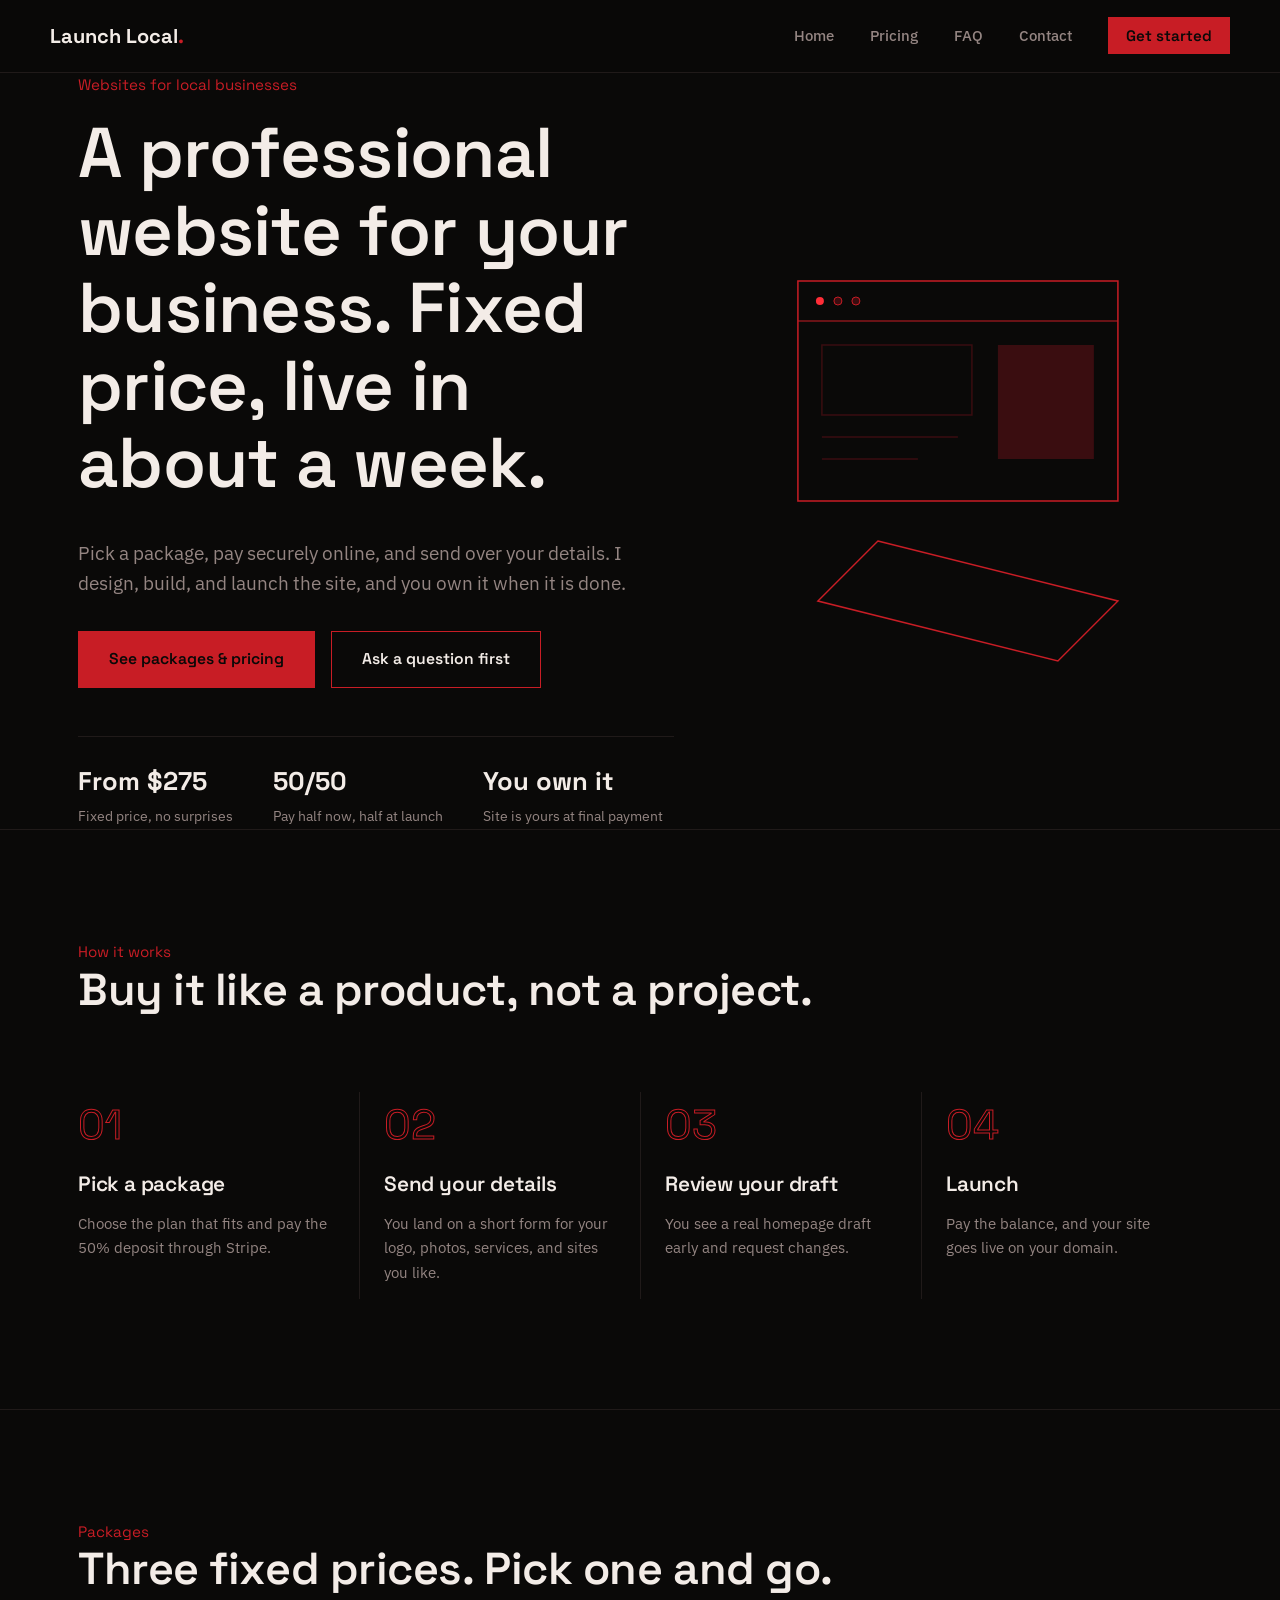
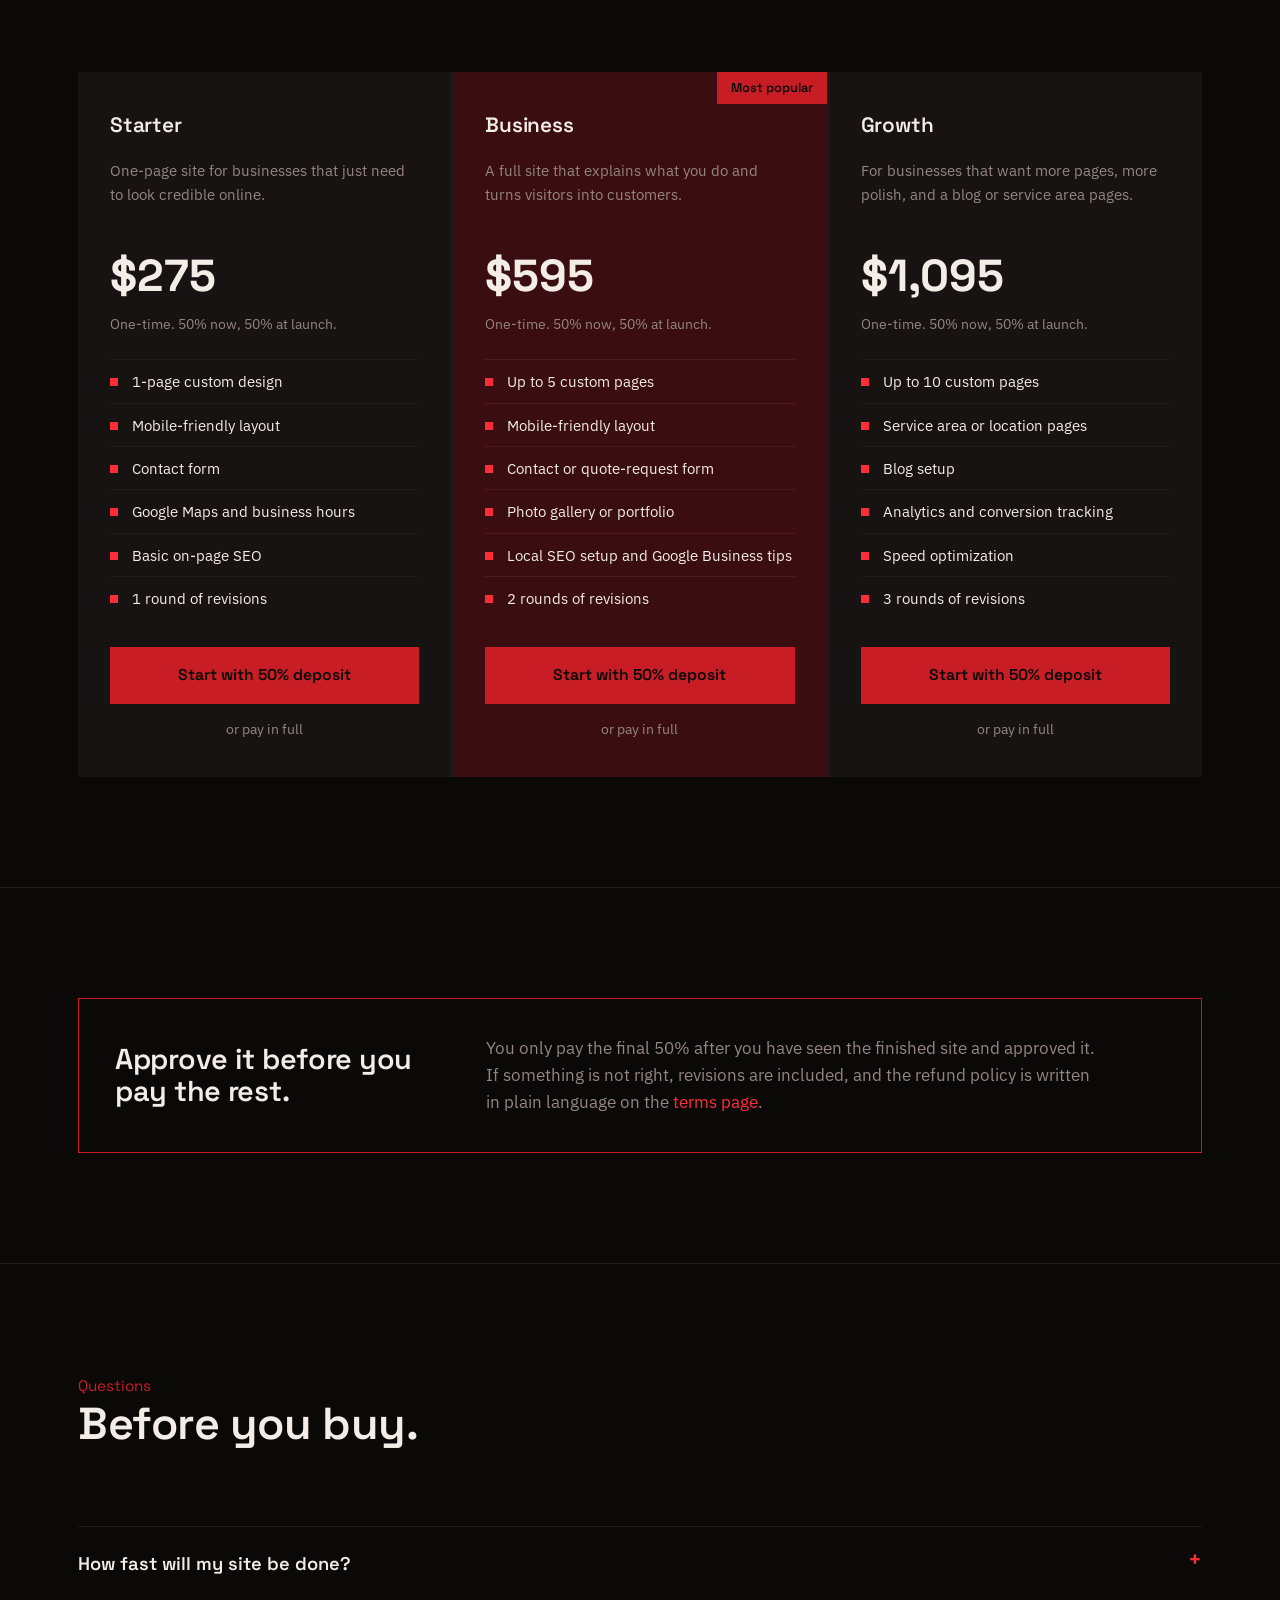
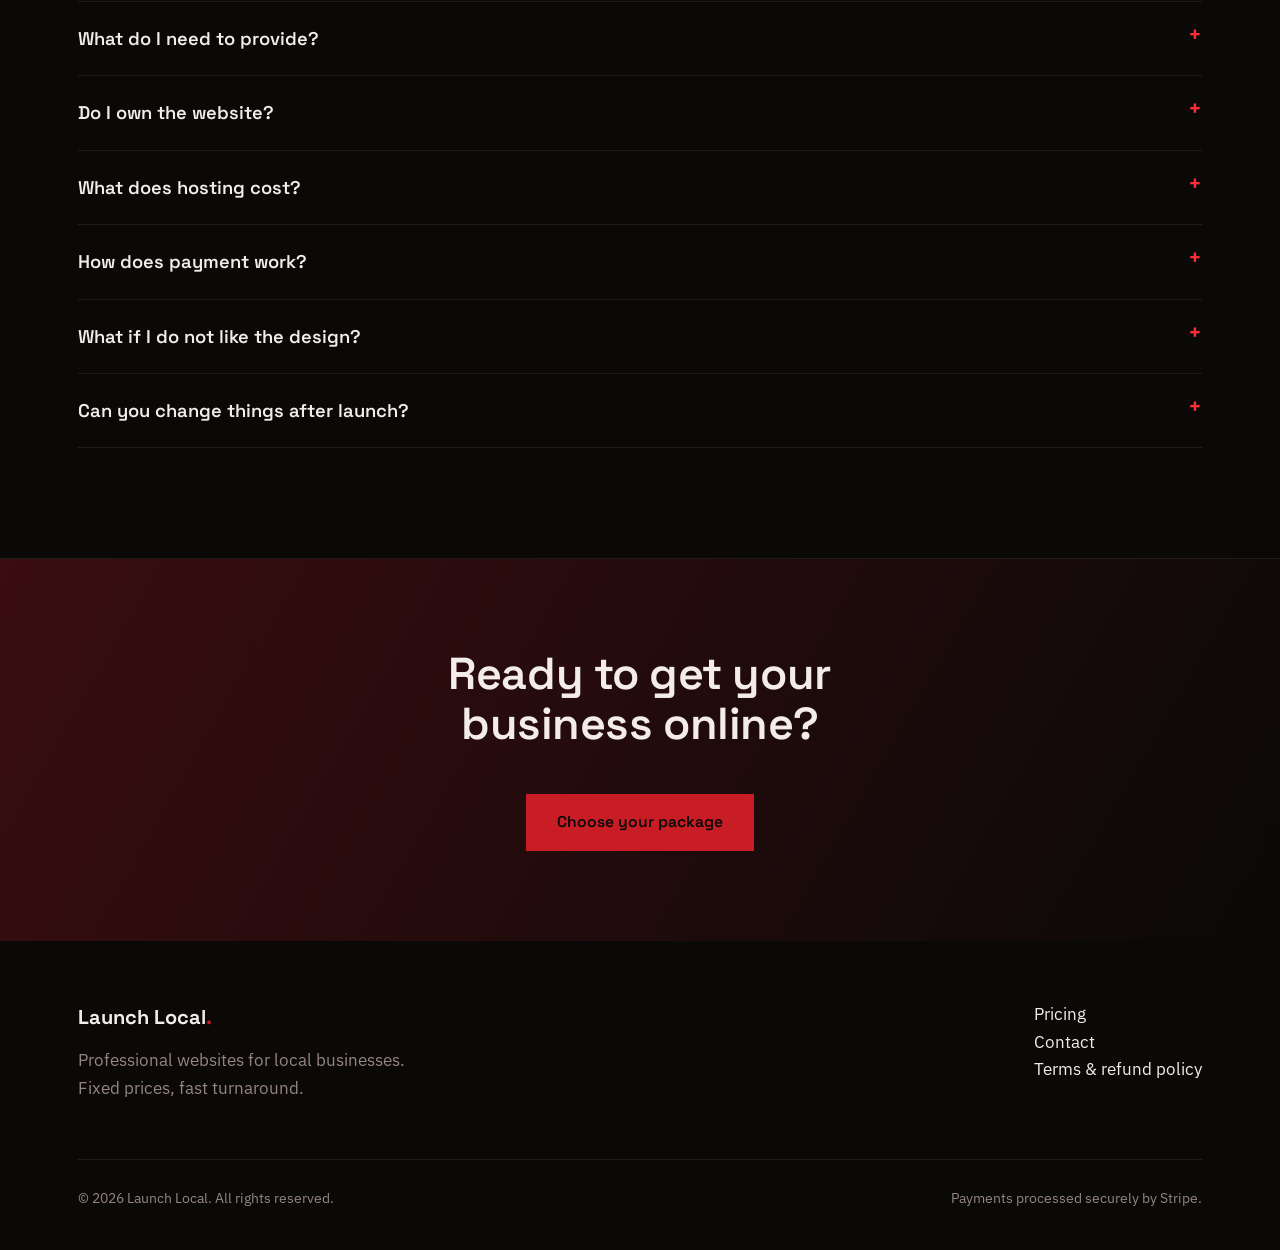
<file: index.html>
<!DOCTYPE html>
<html lang="en">
<head>
<meta charset="utf-8">
<meta name="viewport" content="width=device-width, initial-scale=1">
<title>Launch Local | Websites for local businesses, fixed price</title>
<meta name="description" content="Professional websites for local businesses. Pick a package, pay securely online, and launch in about a week.">
<link rel="preconnect" href="https://fonts.googleapis.com">
<link rel="preconnect" href="https://fonts.gstatic.com" crossorigin>
<link href="https://fonts.googleapis.com/css2?family=Space+Grotesk:wght@500;600;700&family=IBM+Plex+Sans:wght@400;500;600&display=swap" rel="stylesheet">
<link rel="stylesheet" href="/assets/style.css">
</head>
<body>
<header class="site-header">
  <div class="container site-header__inner">
    <a class="site-logo" href="/">Launch Local<span>.</span></a>
    <nav class="primary-nav" aria-label="Primary">
      <ul>
        <li><a href="/" aria-current="page">Home</a></li>
        <li><a href="/pricing">Pricing</a></li>
        <li><a href="/#faq">FAQ</a></li>
        <li><a href="/contact">Contact</a></li>
        <li><a class="nav-cta" href="/pricing">Get started</a></li>
      </ul>
    </nav>
    <button class="nav-toggle" aria-expanded="false" aria-label="Toggle menu">Menu</button>
  </div>
</header>
<section class="hero"><div class="container">
  <div>
    <div class="hero__eyebrow">Websites for local businesses</div>
    <h1>A professional website for your business. Fixed price, live in about a week.</h1>
    <p class="lead">Pick a package, pay securely online, and send over your details. I design, build, and launch the site, and you own it when it is done.</p>
    <div class="hero__actions">
      <a class="btn btn-solid" href="/pricing">See packages &amp; pricing</a>
      <a class="btn" href="/contact">Ask a question first</a>
    </div>
    <div class="hero__meta">
      <div><strong>From $275</strong><span>Fixed price, no surprises</span></div>
      <div><strong>50/50</strong><span>Pay half now, half at launch</span></div>
      <div><strong>You own it</strong><span>Site is yours at final payment</span></div>
    </div>
  </div>
  <div class="hero__mark" aria-hidden="true">
    <svg viewBox="0 0 400 460" xmlns="http://www.w3.org/2000/svg">
      <rect x="40" y="60" width="320" height="220" fill="none" stroke="#c81d25" stroke-width="1.5"/>
      <line x1="40" y1="100" x2="360" y2="100" stroke="#c81d25" stroke-width="1"/>
      <circle cx="62" cy="80" r="4" fill="#ff2d37"/><circle cx="80" cy="80" r="4" fill="#3a0d10" stroke="#c81d25"/><circle cx="98" cy="80" r="4" fill="#3a0d10" stroke="#c81d25"/>
      <rect x="64" y="124" width="150" height="70" fill="none" stroke="#3a0d10" stroke-width="1.5"/>
      <line x1="64" y1="216" x2="200" y2="216" stroke="#3a0d10" stroke-width="1.5"/>
      <line x1="64" y1="238" x2="160" y2="238" stroke="#3a0d10" stroke-width="1.5"/>
      <rect x="240" y="124" width="96" height="114" fill="#3a0d10"/>
      <polygon points="120,320 360,380 300,440 60,380" fill="none" stroke="#c81d25" stroke-width="1.5"/>
    </svg>
  </div>
</div></section>

<section class="section"><div class="container">
  <div class="section__head"><div><div class="index">How it works</div><h2>Buy it like a product, not a project.</h2></div></div>
  <div class="process">
    <div class="process__step"><span class="process__num">01</span><h3>Pick a package</h3><p>Choose the plan that fits and pay the 50% deposit through Stripe.</p></div>
    <div class="process__step"><span class="process__num">02</span><h3>Send your details</h3><p>You land on a short form for your logo, photos, services, and sites you like.</p></div>
    <div class="process__step"><span class="process__num">03</span><h3>Review your draft</h3><p>You see a real homepage draft early and request changes.</p></div>
    <div class="process__step"><span class="process__num">04</span><h3>Launch</h3><p>Pay the balance, and your site goes live on your domain.</p></div>
  </div>
</div></section>

<section class="section" id="pricing"><div class="container">
  <div class="section__head"><div><div class="index">Packages</div><h2>Three fixed prices. Pick one and go.</h2></div></div>
  <!-- STRIPE: create one Payment Link per button at dashboard.stripe.com/payment-links,
     then replace every REPLACE_WITH_... URL below. -->
<div class="pricing-grid"><div class="plan">
  <h3>Starter</h3>
  <p class="plan__for">One-page site for businesses that just need to look credible online.</p>
  <div class="plan__price">$275</div>
  <div class="plan__terms">One-time. 50% now, 50% at launch.</div>
  <ul><li>1-page custom design</li><li>Mobile-friendly layout</li><li>Contact form</li><li>Google Maps and business hours</li><li>Basic on-page SEO</li><li>1 round of revisions</li></ul>
  <a class="btn btn-solid" href="https://buy.stripe.com/REPLACE_WITH_STARTER_DEPOSIT" target="_blank" rel="noopener">Start with 50% deposit</a>
  <a class="plan__alt" href="https://buy.stripe.com/REPLACE_WITH_STARTER_FULL" target="_blank" rel="noopener">or pay in full</a>
</div><div class="plan plan--featured"><span class="plan__badge">Most popular</span>
  <h3>Business</h3>
  <p class="plan__for">A full site that explains what you do and turns visitors into customers.</p>
  <div class="plan__price">$595</div>
  <div class="plan__terms">One-time. 50% now, 50% at launch.</div>
  <ul><li>Up to 5 custom pages</li><li>Mobile-friendly layout</li><li>Contact or quote-request form</li><li>Photo gallery or portfolio</li><li>Local SEO setup and Google Business tips</li><li>2 rounds of revisions</li></ul>
  <a class="btn btn-solid" href="https://buy.stripe.com/REPLACE_WITH_BUSINESS_DEPOSIT" target="_blank" rel="noopener">Start with 50% deposit</a>
  <a class="plan__alt" href="https://buy.stripe.com/REPLACE_WITH_BUSINESS_FULL" target="_blank" rel="noopener">or pay in full</a>
</div><div class="plan">
  <h3>Growth</h3>
  <p class="plan__for">For businesses that want more pages, more polish, and a blog or service area pages.</p>
  <div class="plan__price">$1,095</div>
  <div class="plan__terms">One-time. 50% now, 50% at launch.</div>
  <ul><li>Up to 10 custom pages</li><li>Service area or location pages</li><li>Blog setup</li><li>Analytics and conversion tracking</li><li>Speed optimization</li><li>3 rounds of revisions</li></ul>
  <a class="btn btn-solid" href="https://buy.stripe.com/REPLACE_WITH_GROWTH_DEPOSIT" target="_blank" rel="noopener">Start with 50% deposit</a>
  <a class="plan__alt" href="https://buy.stripe.com/REPLACE_WITH_GROWTH_FULL" target="_blank" rel="noopener">or pay in full</a>
</div></div>
</div></section>

<section class="section"><div class="container">
  <div class="guarantee">
    <h2>Approve it before you pay the rest.</h2>
    <p>You only pay the final 50% after you have seen the finished site and approved it. If something is not right, revisions are included, and the refund policy is written in plain language on the <a href="/terms" style="color:var(--red-bright);">terms page</a>.</p>
  </div>
</div></section>

<section class="section" id="faq"><div class="container">
  <div class="section__head"><div><div class="index">Questions</div><h2>Before you buy.</h2></div></div>
  <div class="faq"><details><summary>How fast will my site be done?</summary><p>Most Starter sites take about a week and Business sites about two, from the day I have your content. Timing depends mainly on how quickly you send photos and text.</p></details><details><summary>What do I need to provide?</summary><p>Your logo if you have one, a few photos, and a short description of your services. If you are missing any of it, I will tell you exactly what to gather on the welcome page.</p></details><details><summary>Do I own the website?</summary><p>Yes. When the final payment clears, the site is yours. I hand over the files and help you connect your domain.</p></details><details><summary>What does hosting cost?</summary><p>I deploy your site on modern static hosting, and a typical small-business site usually runs on a free tier, so there is often no monthly hosting bill. Your domain name renews with your registrar, usually around $15 a year.</p></details><details><summary>How does payment work?</summary><p>Pay 50% to start and 50% when you approve the finished site, or pay in full upfront. Payments go through Stripe, so card details never touch my site.</p></details><details><summary>What if I do not like the design?</summary><p>You see a real draft of your homepage early, and revisions are included in every package. Full details are in the refund policy on the terms page.</p></details><details><summary>Can you change things after launch?</summary><p>Yes. Small edits are included on the Care plan, or I can quote larger changes as separate work.</p></details></div>
</div></section>
<section class="cta-band"><div class="container"><h2>Ready to get your business online?</h2><a class="btn btn-solid" href="/pricing">Choose your package</a></div></section>
<footer class="site-footer">
  <div class="container">
    <div class="site-footer__top">
      <div>
        <a class="site-logo" href="/">Launch Local<span>.</span></a>
        <p style="max-width:34ch;color:var(--grey);margin-top:14px;">Professional websites for local businesses. Fixed prices, fast turnaround.</p>
      </div>
      <nav aria-label="Footer"><ul>
        <li><a href="/pricing">Pricing</a></li>
        <li><a href="/contact">Contact</a></li>
        <li><a href="/terms">Terms &amp; refund policy</a></li>
      </ul></nav>
    </div>
    <div class="site-footer__bottom">
      <span>&copy; <script>document.write(new Date().getFullYear())</script> Launch Local. All rights reserved.</span>
      <span>Payments processed securely by Stripe.</span>
    </div>
  </div>
</footer>
<script src="/assets/main.js"></script>
</body>
</html>
</file>
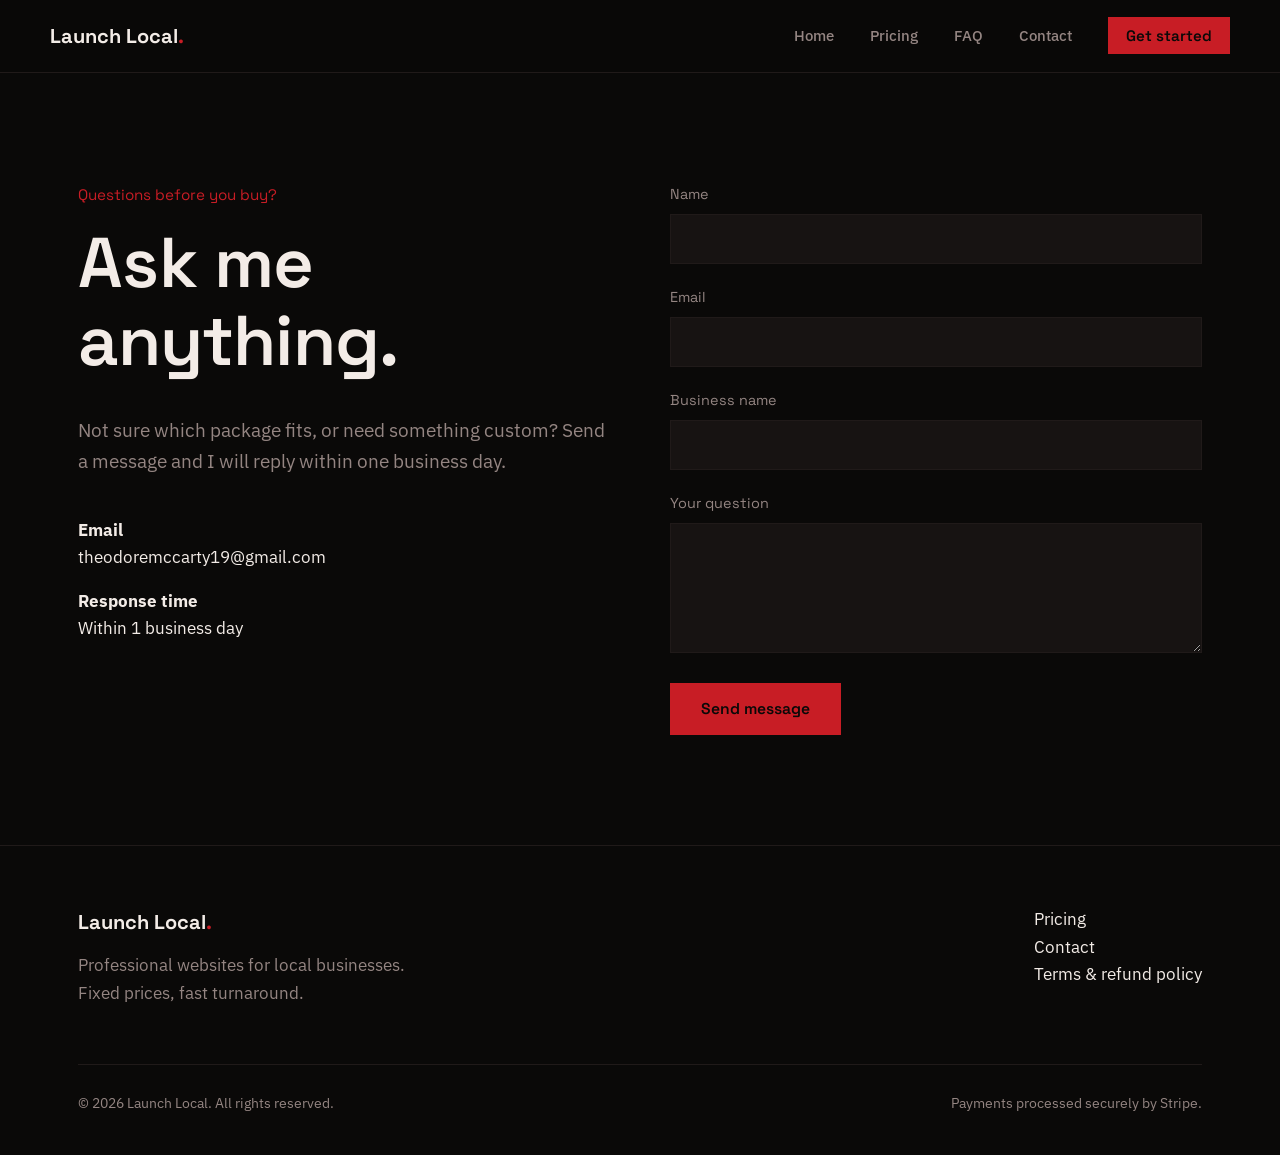
<file: contact.html>
<!DOCTYPE html>
<html lang="en">
<head>
<meta charset="utf-8">
<meta name="viewport" content="width=device-width, initial-scale=1">
<title>Contact | Launch Local</title>
<meta name="description" content="Ask a question before you buy.">
<link rel="preconnect" href="https://fonts.googleapis.com">
<link rel="preconnect" href="https://fonts.gstatic.com" crossorigin>
<link href="https://fonts.googleapis.com/css2?family=Space+Grotesk:wght@500;600;700&family=IBM+Plex+Sans:wght@400;500;600&display=swap" rel="stylesheet">
<link rel="stylesheet" href="/assets/style.css">
</head>
<body>
<header class="site-header">
  <div class="container site-header__inner">
    <a class="site-logo" href="/">Launch Local<span>.</span></a>
    <nav class="primary-nav" aria-label="Primary">
      <ul>
        <li><a href="/">Home</a></li>
        <li><a href="/pricing">Pricing</a></li>
        <li><a href="/#faq">FAQ</a></li>
        <li><a href="/contact" aria-current="page">Contact</a></li>
        <li><a class="nav-cta" href="/pricing">Get started</a></li>
      </ul>
    </nav>
    <button class="nav-toggle" aria-expanded="false" aria-label="Toggle menu">Menu</button>
  </div>
</header>
<section class="section"><div class="container"><div class="contact-layout">
  <div>
    <div class="hero__eyebrow">Questions before you buy?</div>
    <h1 style="max-width:14ch;">Ask me anything.</h1>
    <p class="lead">Not sure which package fits, or need something custom? Send a message and I will reply within one business day.</p>
    <div style="margin-top:40px;color:var(--grey);">
      <p style="margin-bottom:6px;"><strong style="color:var(--cream);">Email</strong><br><a href="mailto:theodoremccarty19@gmail.com">theodoremccarty19@gmail.com</a></p>
      <p><strong style="color:var(--cream);">Response time</strong><br>Within 1 business day</p>
    </div>
  </div>
  <div>
    <form name="contact" method="POST" action="/thanks" data-netlify="true" netlify-honeypot="bot-field">
      <input type="hidden" name="form-name" value="contact">
      <p style="display:none"><label>Do not fill this out: <input name="bot-field"></label></p>
      <div class="form-field"><label for="name">Name</label><input type="text" id="name" name="name" required></div>
      <div class="form-field"><label for="email">Email</label><input type="email" id="email" name="email" required></div>
      <div class="form-field"><label for="business">Business name</label><input type="text" id="business" name="business"></div>
      <div class="form-field"><label for="message">Your question</label><textarea id="message" name="message" rows="5" required></textarea></div>
      <button type="submit" class="btn btn-solid">Send message</button>
    </form>
  </div>
</div></div></section>
<footer class="site-footer">
  <div class="container">
    <div class="site-footer__top">
      <div>
        <a class="site-logo" href="/">Launch Local<span>.</span></a>
        <p style="max-width:34ch;color:var(--grey);margin-top:14px;">Professional websites for local businesses. Fixed prices, fast turnaround.</p>
      </div>
      <nav aria-label="Footer"><ul>
        <li><a href="/pricing">Pricing</a></li>
        <li><a href="/contact">Contact</a></li>
        <li><a href="/terms">Terms &amp; refund policy</a></li>
      </ul></nav>
    </div>
    <div class="site-footer__bottom">
      <span>&copy; <script>document.write(new Date().getFullYear())</script> Launch Local. All rights reserved.</span>
      <span>Payments processed securely by Stripe.</span>
    </div>
  </div>
</footer>
<script src="/assets/main.js"></script>
</body>
</html>
</file>
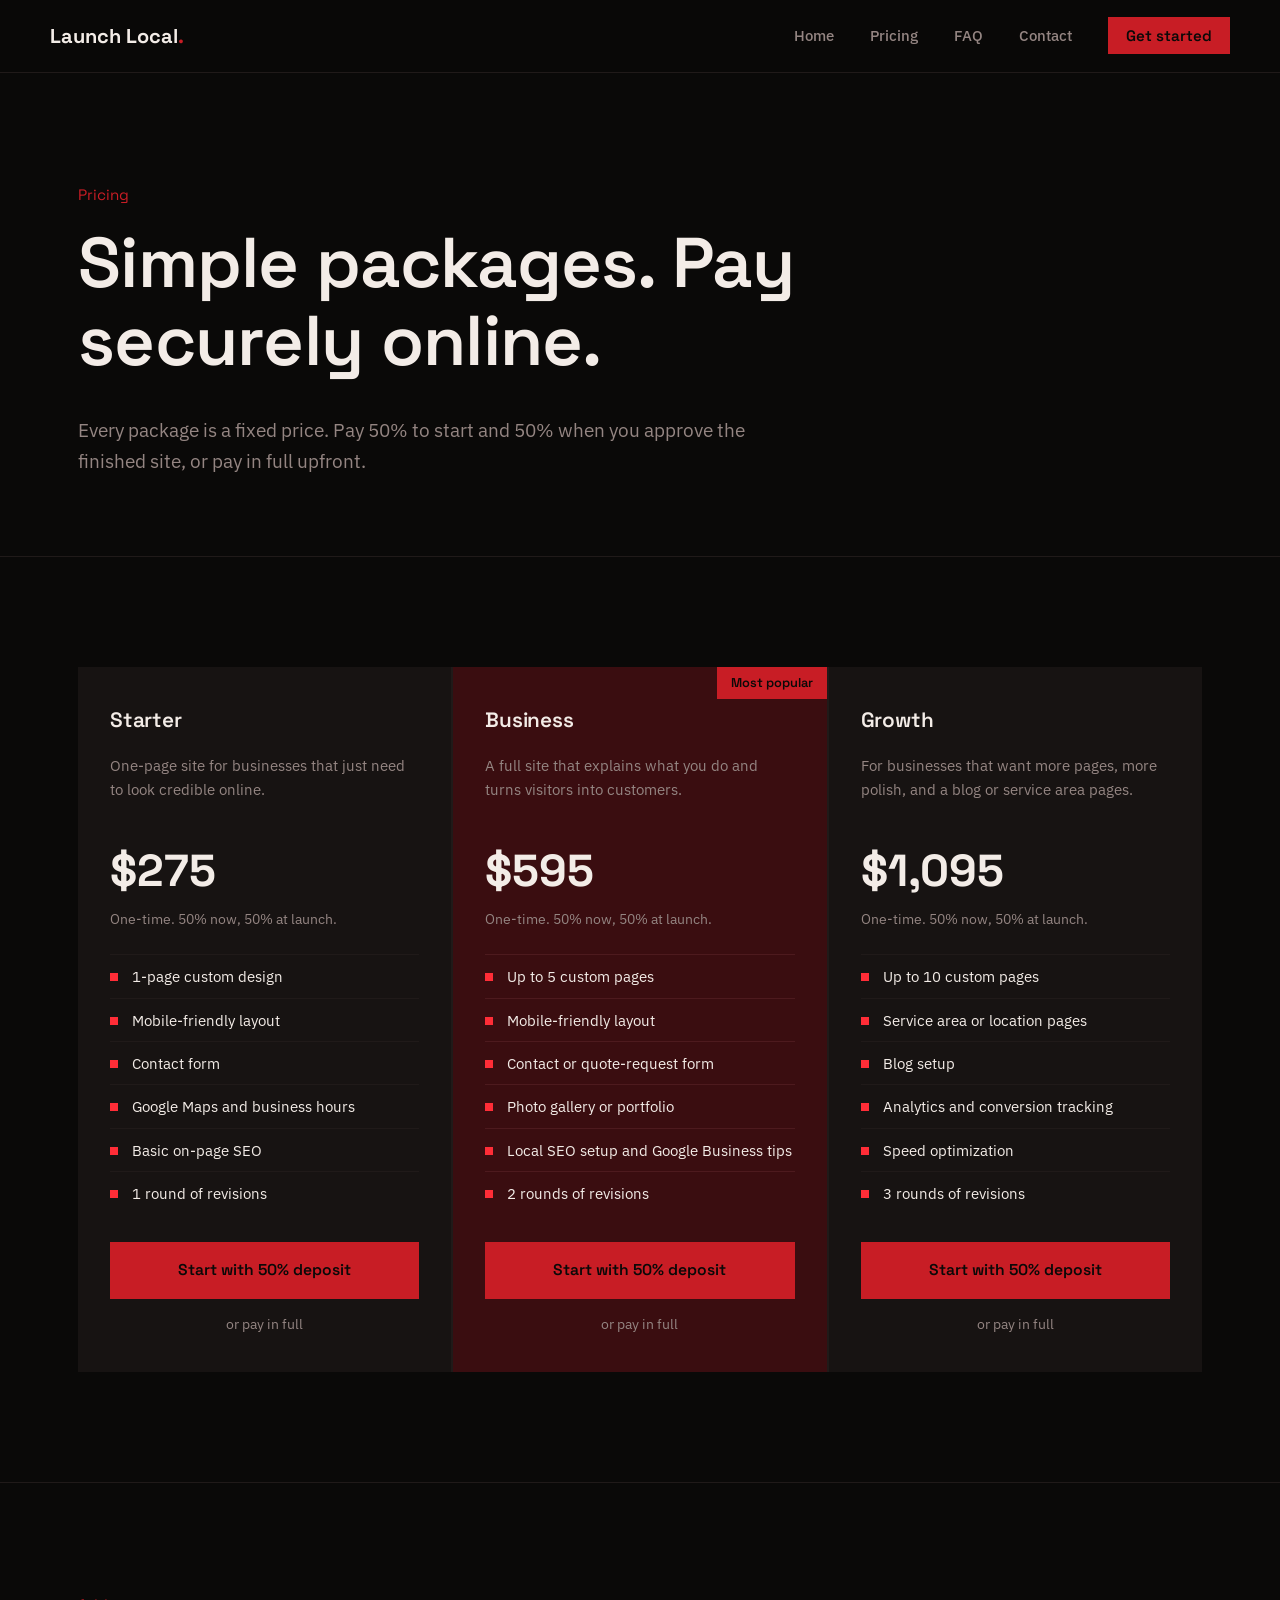
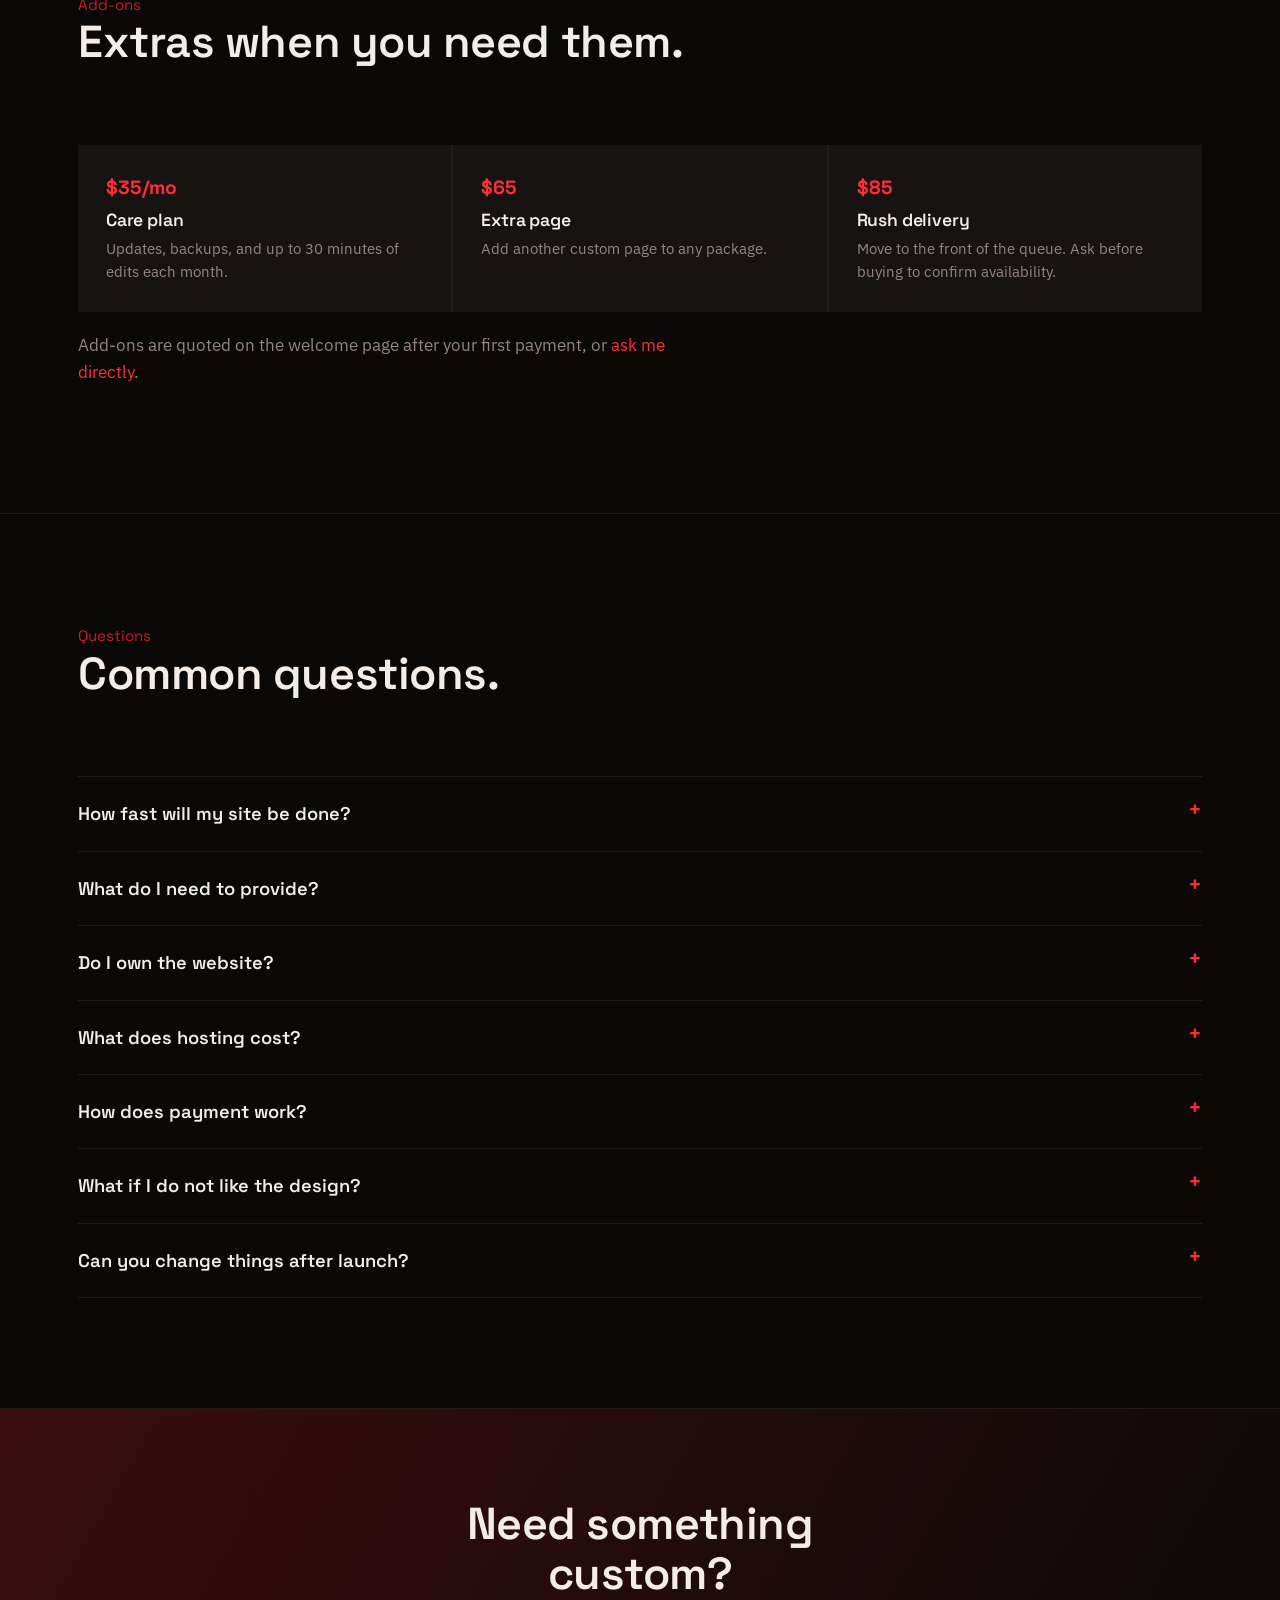
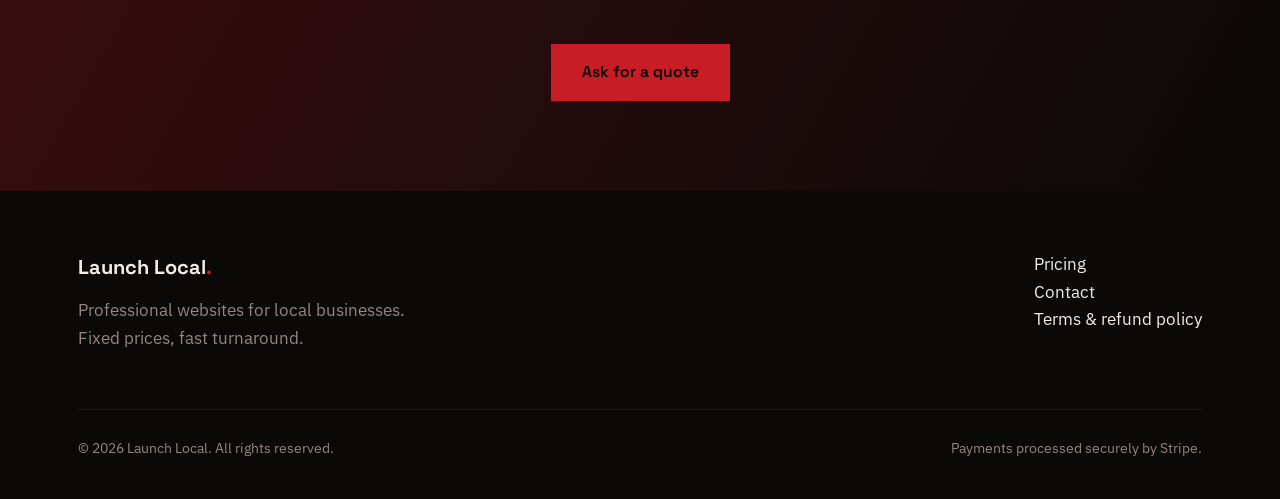
<file: pricing.html>
<!DOCTYPE html>
<html lang="en">
<head>
<meta charset="utf-8">
<meta name="viewport" content="width=device-width, initial-scale=1">
<title>Pricing | Launch Local</title>
<meta name="description" content="Fixed-price website packages. Pay 50% to start or pay in full.">
<link rel="preconnect" href="https://fonts.googleapis.com">
<link rel="preconnect" href="https://fonts.gstatic.com" crossorigin>
<link href="https://fonts.googleapis.com/css2?family=Space+Grotesk:wght@500;600;700&family=IBM+Plex+Sans:wght@400;500;600&display=swap" rel="stylesheet">
<link rel="stylesheet" href="/assets/style.css">
</head>
<body>
<header class="site-header">
  <div class="container site-header__inner">
    <a class="site-logo" href="/">Launch Local<span>.</span></a>
    <nav class="primary-nav" aria-label="Primary">
      <ul>
        <li><a href="/">Home</a></li>
        <li><a href="/pricing" aria-current="page">Pricing</a></li>
        <li><a href="/#faq">FAQ</a></li>
        <li><a href="/contact">Contact</a></li>
        <li><a class="nav-cta" href="/pricing">Get started</a></li>
      </ul>
    </nav>
    <button class="nav-toggle" aria-expanded="false" aria-label="Toggle menu">Menu</button>
  </div>
</header>
<section class="section" style="padding-bottom:60px;"><div class="container">
  <div class="hero__eyebrow">Pricing</div>
  <h1 style="max-width:18ch;">Simple packages. Pay securely online.</h1>
  <p class="lead">Every package is a fixed price. Pay 50% to start and 50% when you approve the finished site, or pay in full upfront.</p>
</div></section>
<section class="section"><div class="container"><!-- STRIPE: create one Payment Link per button at dashboard.stripe.com/payment-links,
     then replace every REPLACE_WITH_... URL below. -->
<div class="pricing-grid"><div class="plan">
  <h3>Starter</h3>
  <p class="plan__for">One-page site for businesses that just need to look credible online.</p>
  <div class="plan__price">$275</div>
  <div class="plan__terms">One-time. 50% now, 50% at launch.</div>
  <ul><li>1-page custom design</li><li>Mobile-friendly layout</li><li>Contact form</li><li>Google Maps and business hours</li><li>Basic on-page SEO</li><li>1 round of revisions</li></ul>
  <a class="btn btn-solid" href="https://buy.stripe.com/REPLACE_WITH_STARTER_DEPOSIT" target="_blank" rel="noopener">Start with 50% deposit</a>
  <a class="plan__alt" href="https://buy.stripe.com/REPLACE_WITH_STARTER_FULL" target="_blank" rel="noopener">or pay in full</a>
</div><div class="plan plan--featured"><span class="plan__badge">Most popular</span>
  <h3>Business</h3>
  <p class="plan__for">A full site that explains what you do and turns visitors into customers.</p>
  <div class="plan__price">$595</div>
  <div class="plan__terms">One-time. 50% now, 50% at launch.</div>
  <ul><li>Up to 5 custom pages</li><li>Mobile-friendly layout</li><li>Contact or quote-request form</li><li>Photo gallery or portfolio</li><li>Local SEO setup and Google Business tips</li><li>2 rounds of revisions</li></ul>
  <a class="btn btn-solid" href="https://buy.stripe.com/REPLACE_WITH_BUSINESS_DEPOSIT" target="_blank" rel="noopener">Start with 50% deposit</a>
  <a class="plan__alt" href="https://buy.stripe.com/REPLACE_WITH_BUSINESS_FULL" target="_blank" rel="noopener">or pay in full</a>
</div><div class="plan">
  <h3>Growth</h3>
  <p class="plan__for">For businesses that want more pages, more polish, and a blog or service area pages.</p>
  <div class="plan__price">$1,095</div>
  <div class="plan__terms">One-time. 50% now, 50% at launch.</div>
  <ul><li>Up to 10 custom pages</li><li>Service area or location pages</li><li>Blog setup</li><li>Analytics and conversion tracking</li><li>Speed optimization</li><li>3 rounds of revisions</li></ul>
  <a class="btn btn-solid" href="https://buy.stripe.com/REPLACE_WITH_GROWTH_DEPOSIT" target="_blank" rel="noopener">Start with 50% deposit</a>
  <a class="plan__alt" href="https://buy.stripe.com/REPLACE_WITH_GROWTH_FULL" target="_blank" rel="noopener">or pay in full</a>
</div></div></div></section>
<section class="section"><div class="container">
  <div class="section__head"><div><div class="index">Add-ons</div><h2>Extras when you need them.</h2></div></div>
  <div class="addon-grid">
  <div class="addon"><strong>$35/mo</strong><h3>Care plan</h3><p>Updates, backups, and up to 30 minutes of edits each month.</p></div>
  <div class="addon"><strong>$65</strong><h3>Extra page</h3><p>Add another custom page to any package.</p></div>
  <div class="addon"><strong>$85</strong><h3>Rush delivery</h3><p>Move to the front of the queue. Ask before buying to confirm availability.</p></div>
</div>
<p style="margin-top:20px;color:var(--grey);">Add-ons are quoted on the welcome page after your first payment, or <a href="/contact" style="color:var(--red-bright);">ask me directly</a>.</p>
</div></section>
<section class="section"><div class="container">
  <div class="section__head"><div><div class="index">Questions</div><h2>Common questions.</h2></div></div>
  <div class="faq"><details><summary>How fast will my site be done?</summary><p>Most Starter sites take about a week and Business sites about two, from the day I have your content. Timing depends mainly on how quickly you send photos and text.</p></details><details><summary>What do I need to provide?</summary><p>Your logo if you have one, a few photos, and a short description of your services. If you are missing any of it, I will tell you exactly what to gather on the welcome page.</p></details><details><summary>Do I own the website?</summary><p>Yes. When the final payment clears, the site is yours. I hand over the files and help you connect your domain.</p></details><details><summary>What does hosting cost?</summary><p>I deploy your site on modern static hosting, and a typical small-business site usually runs on a free tier, so there is often no monthly hosting bill. Your domain name renews with your registrar, usually around $15 a year.</p></details><details><summary>How does payment work?</summary><p>Pay 50% to start and 50% when you approve the finished site, or pay in full upfront. Payments go through Stripe, so card details never touch my site.</p></details><details><summary>What if I do not like the design?</summary><p>You see a real draft of your homepage early, and revisions are included in every package. Full details are in the refund policy on the terms page.</p></details><details><summary>Can you change things after launch?</summary><p>Yes. Small edits are included on the Care plan, or I can quote larger changes as separate work.</p></details></div>
</div></section>
<section class="cta-band"><div class="container"><h2>Need something custom?</h2><a class="btn btn-solid" href="/contact">Ask for a quote</a></div></section>
<footer class="site-footer">
  <div class="container">
    <div class="site-footer__top">
      <div>
        <a class="site-logo" href="/">Launch Local<span>.</span></a>
        <p style="max-width:34ch;color:var(--grey);margin-top:14px;">Professional websites for local businesses. Fixed prices, fast turnaround.</p>
      </div>
      <nav aria-label="Footer"><ul>
        <li><a href="/pricing">Pricing</a></li>
        <li><a href="/contact">Contact</a></li>
        <li><a href="/terms">Terms &amp; refund policy</a></li>
      </ul></nav>
    </div>
    <div class="site-footer__bottom">
      <span>&copy; <script>document.write(new Date().getFullYear())</script> Launch Local. All rights reserved.</span>
      <span>Payments processed securely by Stripe.</span>
    </div>
  </div>
</footer>
<script src="/assets/main.js"></script>
</body>
</html>
</file>
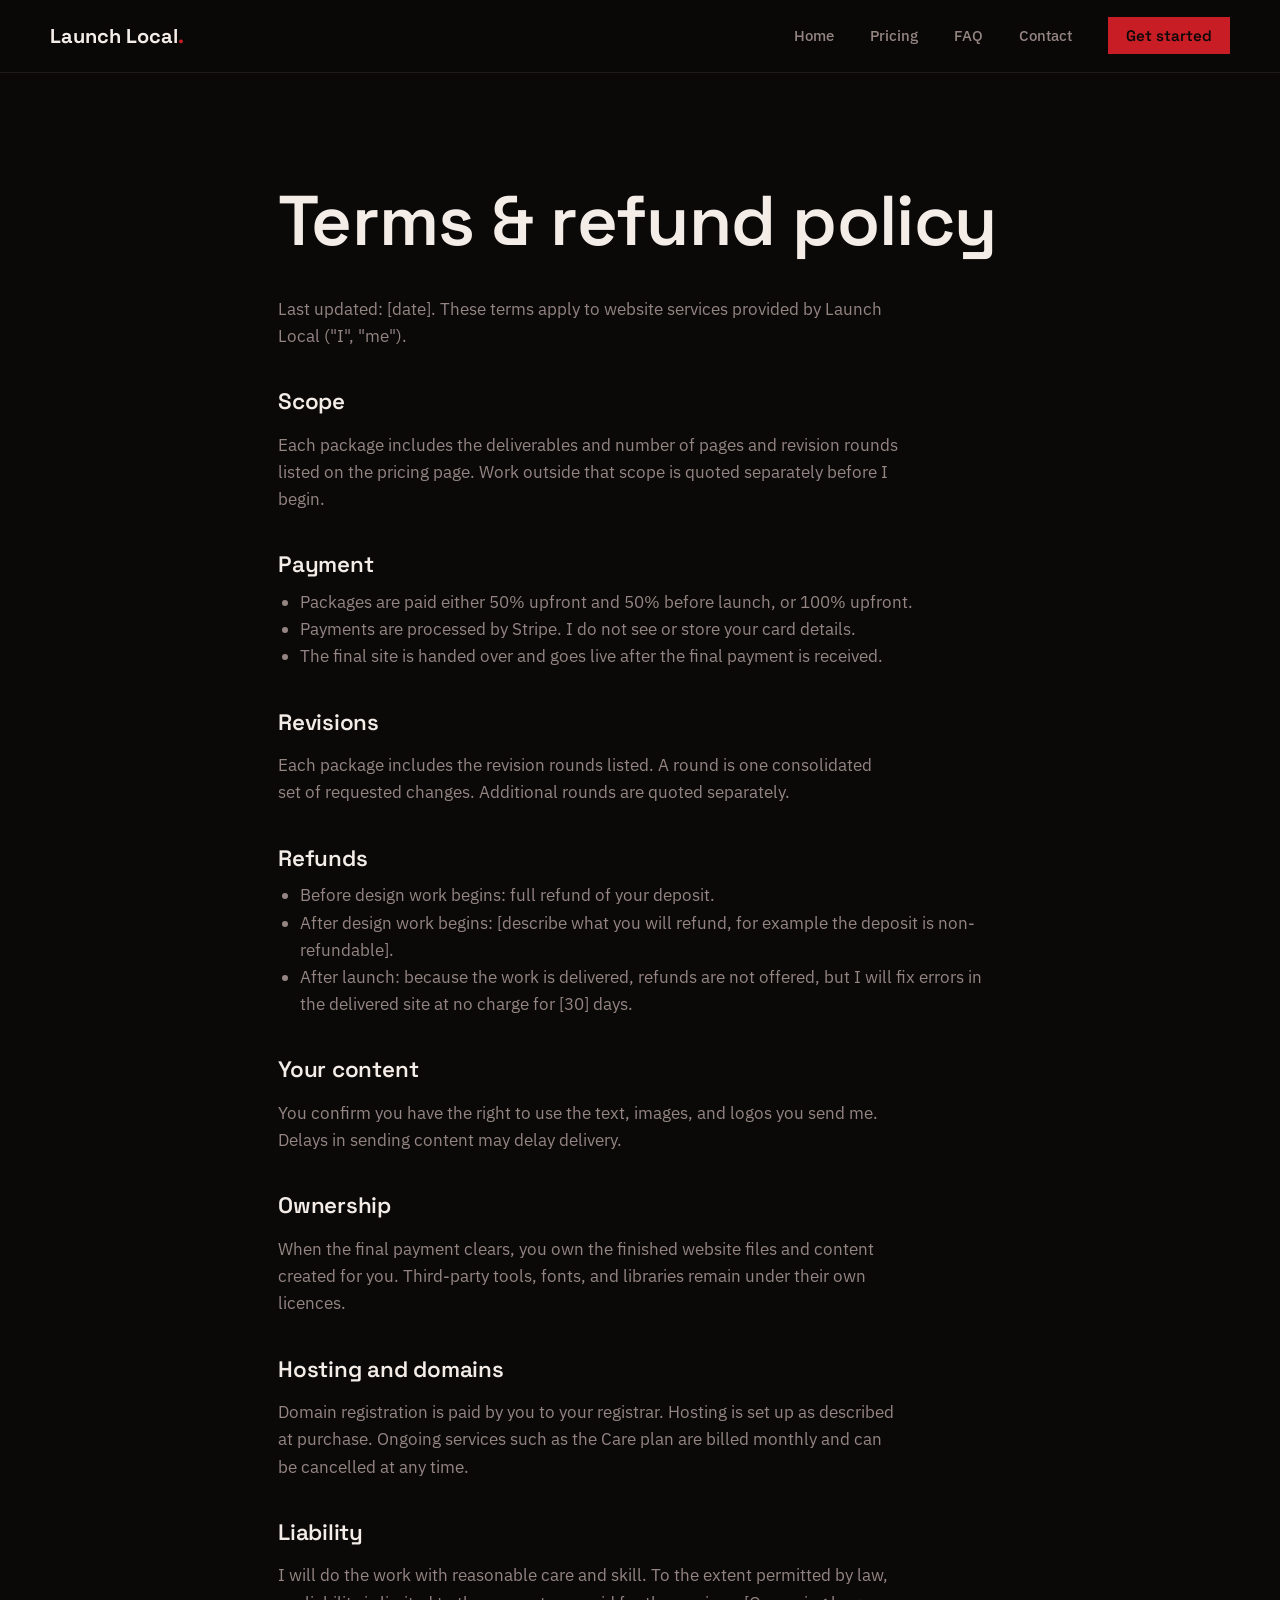
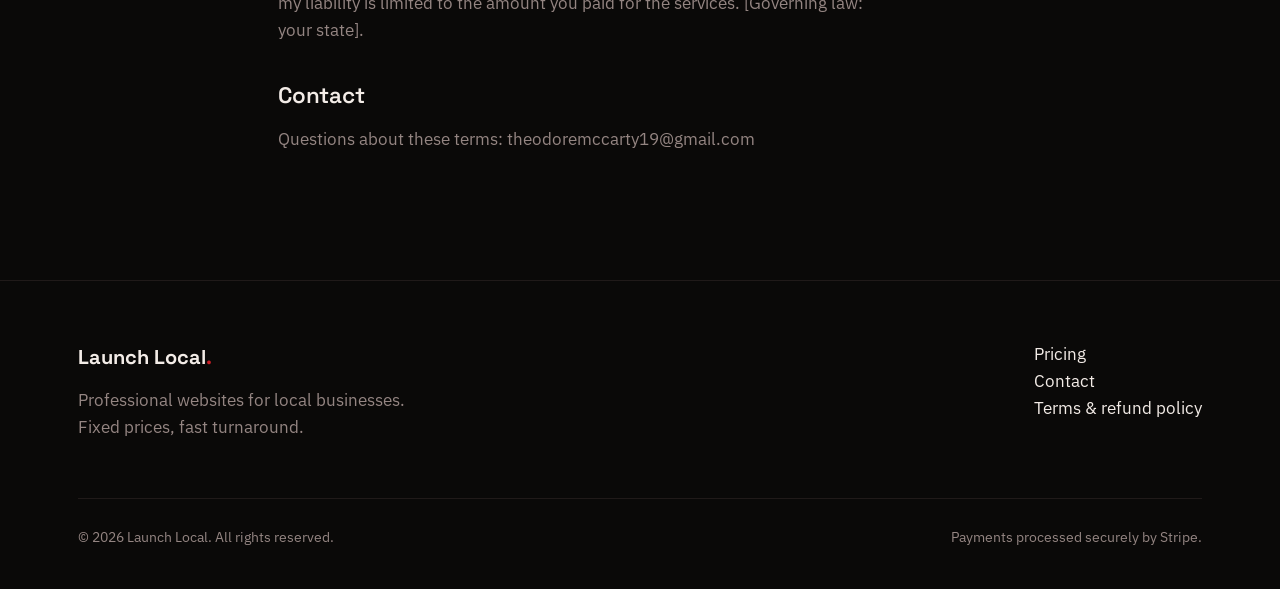
<file: terms.html>
<!DOCTYPE html>
<html lang="en">
<head>
<meta charset="utf-8">
<meta name="viewport" content="width=device-width, initial-scale=1">
<title>Terms &amp; refund policy | Launch Local</title>
<meta name="description" content="Terms, payment, and refund policy.">
<link rel="preconnect" href="https://fonts.googleapis.com">
<link rel="preconnect" href="https://fonts.gstatic.com" crossorigin>
<link href="https://fonts.googleapis.com/css2?family=Space+Grotesk:wght@500;600;700&family=IBM+Plex+Sans:wght@400;500;600&display=swap" rel="stylesheet">
<link rel="stylesheet" href="/assets/style.css">
</head>
<body>
<header class="site-header">
  <div class="container site-header__inner">
    <a class="site-logo" href="/">Launch Local<span>.</span></a>
    <nav class="primary-nav" aria-label="Primary">
      <ul>
        <li><a href="/">Home</a></li>
        <li><a href="/pricing">Pricing</a></li>
        <li><a href="/#faq">FAQ</a></li>
        <li><a href="/contact">Contact</a></li>
        <li><a class="nav-cta" href="/pricing">Get started</a></li>
      </ul>
    </nav>
    <button class="nav-toggle" aria-expanded="false" aria-label="Toggle menu">Menu</button>
  </div>
</header>
<section class="section"><div class="container legal" style="max-width:780px;">
<!-- TEMPLATE ONLY: this is a plain-language starting point, not legal advice.
     Have a lawyer review it, and fill in the [bracketed] items, before you take real payments. -->
<h1>Terms &amp; refund policy</h1>
<p>Last updated: [date]. These terms apply to website services provided by Launch Local ("I", "me").</p>

<h2>Scope</h2>
<p>Each package includes the deliverables and number of pages and revision rounds listed on the pricing page. Work outside that scope is quoted separately before I begin.</p>

<h2>Payment</h2>
<ul>
<li>Packages are paid either 50% upfront and 50% before launch, or 100% upfront.</li>
<li>Payments are processed by Stripe. I do not see or store your card details.</li>
<li>The final site is handed over and goes live after the final payment is received.</li>
</ul>

<h2>Revisions</h2>
<p>Each package includes the revision rounds listed. A round is one consolidated set of requested changes. Additional rounds are quoted separately.</p>

<h2>Refunds</h2>
<ul>
<li>Before design work begins: full refund of your deposit.</li>
<li>After design work begins: [describe what you will refund, for example the deposit is non-refundable].</li>
<li>After launch: because the work is delivered, refunds are not offered, but I will fix errors in the delivered site at no charge for [30] days.</li>
</ul>

<h2>Your content</h2>
<p>You confirm you have the right to use the text, images, and logos you send me. Delays in sending content may delay delivery.</p>

<h2>Ownership</h2>
<p>When the final payment clears, you own the finished website files and content created for you. Third-party tools, fonts, and libraries remain under their own licences.</p>

<h2>Hosting and domains</h2>
<p>Domain registration is paid by you to your registrar. Hosting is set up as described at purchase. Ongoing services such as the Care plan are billed monthly and can be cancelled at any time.</p>

<h2>Liability</h2>
<p>I will do the work with reasonable care and skill. To the extent permitted by law, my liability is limited to the amount you paid for the services. [Governing law: your state].</p>

<h2>Contact</h2>
<p>Questions about these terms: <a href="mailto:theodoremccarty19@gmail.com">theodoremccarty19@gmail.com</a></p>
</div></section>
<footer class="site-footer">
  <div class="container">
    <div class="site-footer__top">
      <div>
        <a class="site-logo" href="/">Launch Local<span>.</span></a>
        <p style="max-width:34ch;color:var(--grey);margin-top:14px;">Professional websites for local businesses. Fixed prices, fast turnaround.</p>
      </div>
      <nav aria-label="Footer"><ul>
        <li><a href="/pricing">Pricing</a></li>
        <li><a href="/contact">Contact</a></li>
        <li><a href="/terms">Terms &amp; refund policy</a></li>
      </ul></nav>
    </div>
    <div class="site-footer__bottom">
      <span>&copy; <script>document.write(new Date().getFullYear())</script> Launch Local. All rights reserved.</span>
      <span>Payments processed securely by Stripe.</span>
    </div>
  </div>
</footer>
<script src="/assets/main.js"></script>
</body>
</html>
</file>
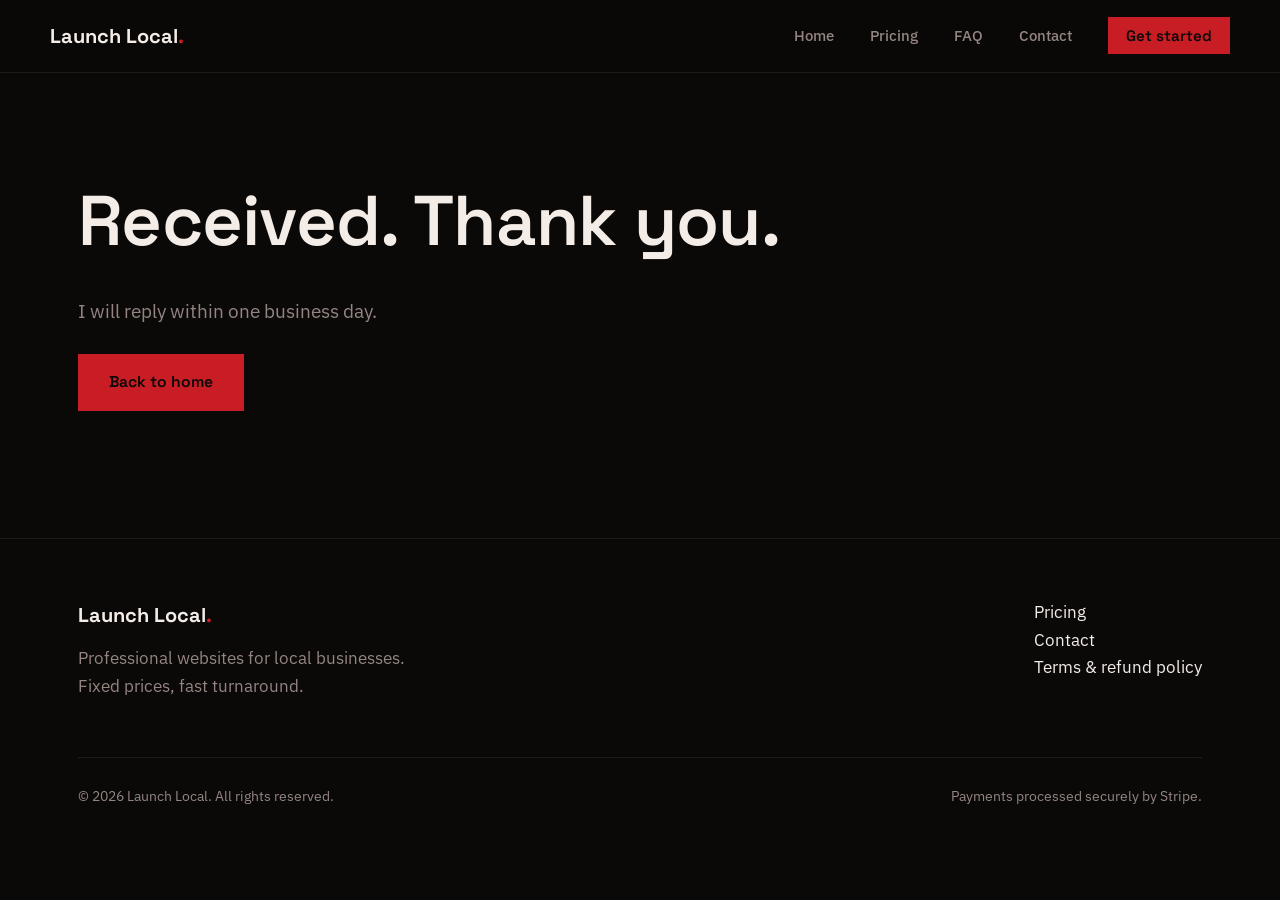
<file: thanks.html>
<!DOCTYPE html>
<html lang="en">
<head>
<meta charset="utf-8">
<meta name="viewport" content="width=device-width, initial-scale=1">
<title>Thanks | Launch Local</title>
<meta name="description" content="Received.">
<link rel="preconnect" href="https://fonts.googleapis.com">
<link rel="preconnect" href="https://fonts.gstatic.com" crossorigin>
<link href="https://fonts.googleapis.com/css2?family=Space+Grotesk:wght@500;600;700&family=IBM+Plex+Sans:wght@400;500;600&display=swap" rel="stylesheet">
<link rel="stylesheet" href="/assets/style.css">
</head>
<body>
<header class="site-header">
  <div class="container site-header__inner">
    <a class="site-logo" href="/">Launch Local<span>.</span></a>
    <nav class="primary-nav" aria-label="Primary">
      <ul>
        <li><a href="/">Home</a></li>
        <li><a href="/pricing">Pricing</a></li>
        <li><a href="/#faq">FAQ</a></li>
        <li><a href="/contact">Contact</a></li>
        <li><a class="nav-cta" href="/pricing">Get started</a></li>
      </ul>
    </nav>
    <button class="nav-toggle" aria-expanded="false" aria-label="Toggle menu">Menu</button>
  </div>
</header>
<section class="section"><div class="container">
  <h1 style="max-width:16ch;">Received. Thank you.</h1>
  <p class="lead">I will reply within one business day.</p>
  <p style="margin-top:28px;"><a class="btn btn-solid" href="/">Back to home</a></p>
</div></section>
<footer class="site-footer">
  <div class="container">
    <div class="site-footer__top">
      <div>
        <a class="site-logo" href="/">Launch Local<span>.</span></a>
        <p style="max-width:34ch;color:var(--grey);margin-top:14px;">Professional websites for local businesses. Fixed prices, fast turnaround.</p>
      </div>
      <nav aria-label="Footer"><ul>
        <li><a href="/pricing">Pricing</a></li>
        <li><a href="/contact">Contact</a></li>
        <li><a href="/terms">Terms &amp; refund policy</a></li>
      </ul></nav>
    </div>
    <div class="site-footer__bottom">
      <span>&copy; <script>document.write(new Date().getFullYear())</script> Launch Local. All rights reserved.</span>
      <span>Payments processed securely by Stripe.</span>
    </div>
  </div>
</footer>
<script src="/assets/main.js"></script>
</body>
</html>
</file>
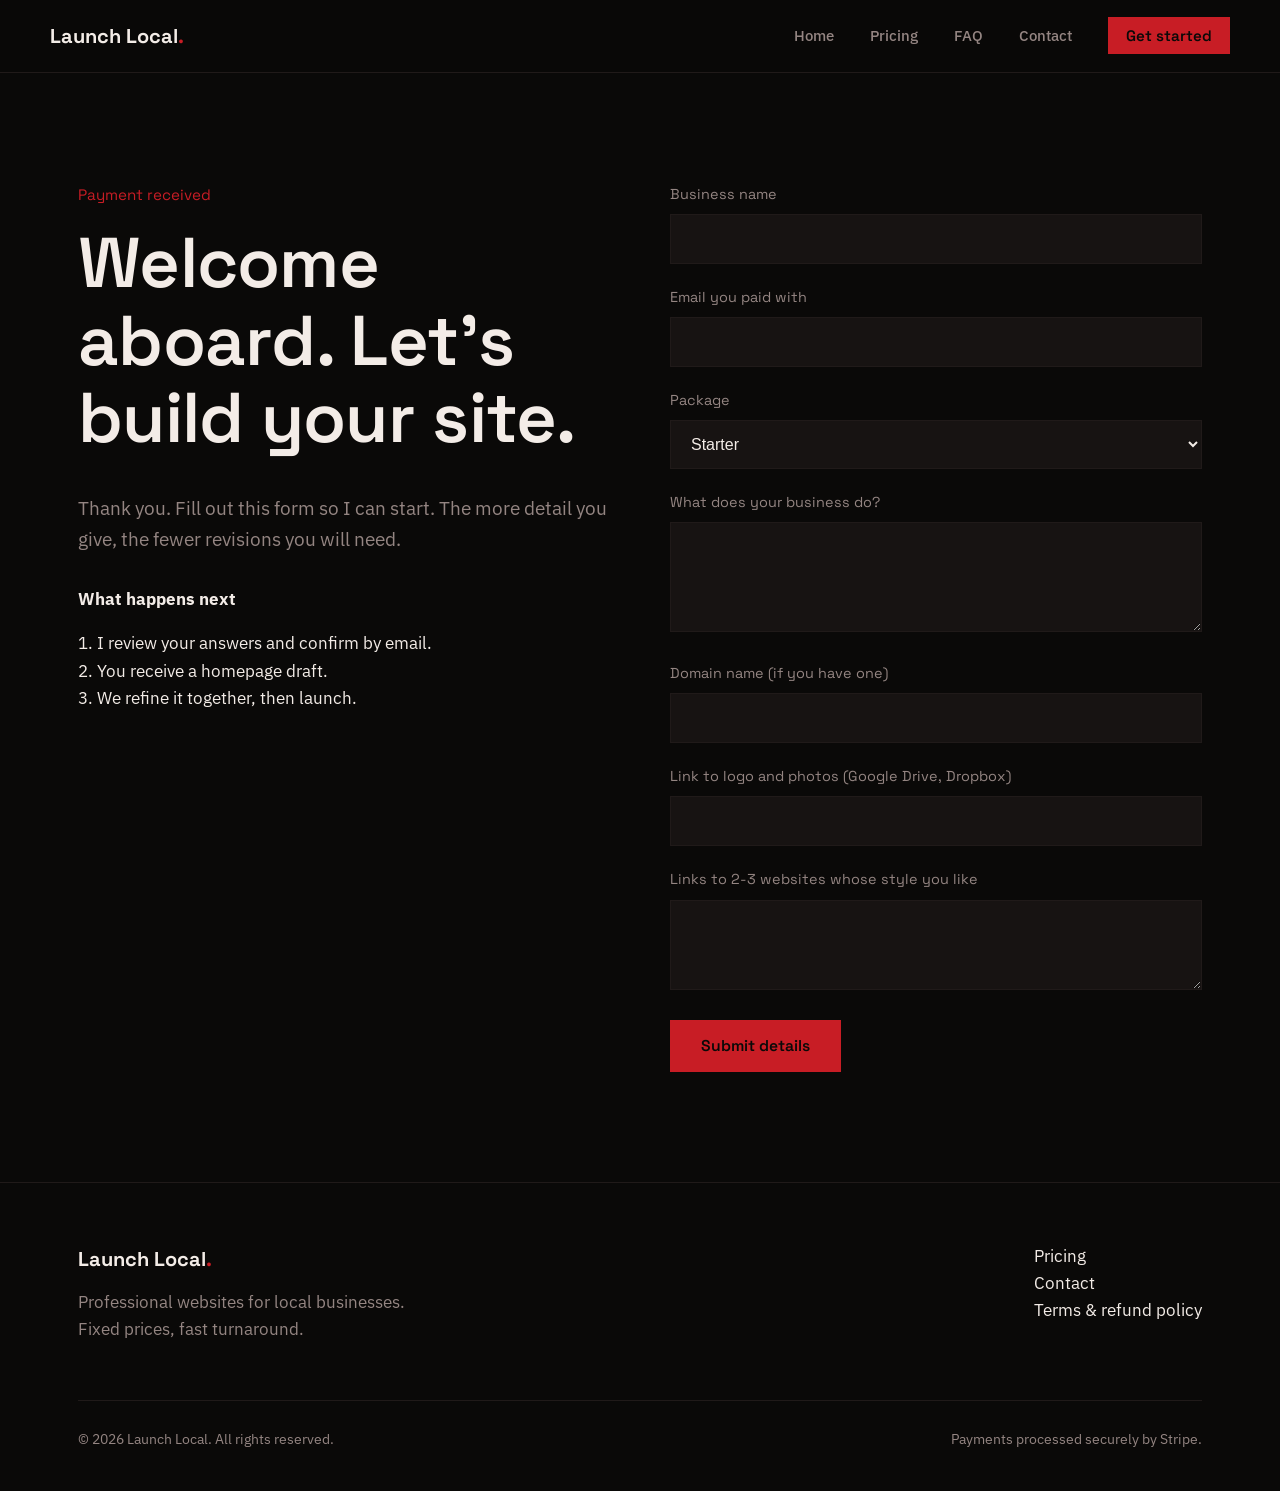
<file: welcome.html>
<!DOCTYPE html>
<html lang="en">
<head>
<meta charset="utf-8">
<meta name="viewport" content="width=device-width, initial-scale=1">
<title>Welcome | Launch Local</title>
<meta name="description" content="Send your project details.">
<link rel="preconnect" href="https://fonts.googleapis.com">
<link rel="preconnect" href="https://fonts.gstatic.com" crossorigin>
<link href="https://fonts.googleapis.com/css2?family=Space+Grotesk:wght@500;600;700&family=IBM+Plex+Sans:wght@400;500;600&display=swap" rel="stylesheet">
<meta name="robots" content="noindex">
<link rel="stylesheet" href="/assets/style.css">
</head>
<body>
<header class="site-header">
  <div class="container site-header__inner">
    <a class="site-logo" href="/">Launch Local<span>.</span></a>
    <nav class="primary-nav" aria-label="Primary">
      <ul>
        <li><a href="/">Home</a></li>
        <li><a href="/pricing">Pricing</a></li>
        <li><a href="/#faq">FAQ</a></li>
        <li><a href="/contact">Contact</a></li>
        <li><a class="nav-cta" href="/pricing">Get started</a></li>
      </ul>
    </nav>
    <button class="nav-toggle" aria-expanded="false" aria-label="Toggle menu">Menu</button>
  </div>
</header>
<section class="section"><div class="container"><div class="contact-layout">
  <div>
    <div class="hero__eyebrow">Payment received</div>
    <h1 style="max-width:14ch;">Welcome aboard. Let's build your site.</h1>
    <p class="lead">Thank you. Fill out this form so I can start. The more detail you give, the fewer revisions you will need.</p>
    <div style="margin-top:32px;color:var(--grey);">
      <p><strong style="color:var(--cream);">What happens next</strong></p>
      <p>1. I review your answers and confirm by email.<br>2. You receive a homepage draft.<br>3. We refine it together, then launch.</p>
    </div>
  </div>
  <div>
    <!-- In Stripe, set each Payment Link's confirmation page to redirect to https://YOURDOMAIN/welcome -->
    <form name="project-intake" method="POST" action="/thanks" data-netlify="true" netlify-honeypot="bot-field">
      <input type="hidden" name="form-name" value="project-intake">
      <p style="display:none"><label>Do not fill this out: <input name="bot-field"></label></p>
      <div class="form-field"><label for="business">Business name</label><input type="text" id="business" name="business" required></div>
      <div class="form-field"><label for="email">Email you paid with</label><input type="email" id="email" name="email" required></div>
      <div class="form-field"><label for="package">Package</label>
        <select id="package" name="package" style="width:100%;background:var(--black-soft);border:1px solid var(--black-softer);color:var(--cream);padding:14px 16px;font-size:1rem;">
          <option>Starter</option><option>Business</option><option>Growth</option>
        </select></div>
      <div class="form-field"><label for="about">What does your business do?</label><textarea id="about" name="about" rows="4" required></textarea></div>
      <div class="form-field"><label for="domain">Domain name (if you have one)</label><input type="text" id="domain" name="domain"></div>
      <div class="form-field"><label for="assets">Link to logo and photos (Google Drive, Dropbox)</label><input type="text" id="assets" name="assets"></div>
      <div class="form-field"><label for="inspo">Links to 2-3 websites whose style you like</label><textarea id="inspo" name="inspo" rows="3"></textarea></div>
      <button type="submit" class="btn btn-solid">Submit details</button>
    </form>
  </div>
</div></div></section>
<footer class="site-footer">
  <div class="container">
    <div class="site-footer__top">
      <div>
        <a class="site-logo" href="/">Launch Local<span>.</span></a>
        <p style="max-width:34ch;color:var(--grey);margin-top:14px;">Professional websites for local businesses. Fixed prices, fast turnaround.</p>
      </div>
      <nav aria-label="Footer"><ul>
        <li><a href="/pricing">Pricing</a></li>
        <li><a href="/contact">Contact</a></li>
        <li><a href="/terms">Terms &amp; refund policy</a></li>
      </ul></nav>
    </div>
    <div class="site-footer__bottom">
      <span>&copy; <script>document.write(new Date().getFullYear())</script> Launch Local. All rights reserved.</span>
      <span>Payments processed securely by Stripe.</span>
    </div>
  </div>
</footer>
<script src="/assets/main.js"></script>
</body>
</html>
</file>
<file: assets/style.css>
/* Red Noir static site styles */

/* ==========================================================================
   Design tokens
   ========================================================================== */
:root {
  --black: #0a0908;
  --black-soft: #171312;
  --black-softer: #201a19;
  --maroon: #3a0d10;
  --red: #c81d25;
  --red-bright: #ff2d37;
  --cream: #f3ece7;
  --grey: #948582;

  --font-display: 'Space Grotesk', 'Arial Narrow', sans-serif;
  --font-body: 'IBM Plex Sans', -apple-system, sans-serif;

  --container: 1180px;
  --gap: 24px;
}

@media (prefers-reduced-motion: reduce) {
  *, *::before, *::after {
    animation-duration: 0.001ms !important;
    animation-iteration-count: 1 !important;
    transition-duration: 0.001ms !important;
  }
}

/* ==========================================================================
   Reset
   ========================================================================== */
*, *::before, *::after { box-sizing: border-box; }
html { -webkit-text-size-adjust: 100%; }
body {
  margin: 0;
  background: var(--black);
  color: var(--cream);
  font-family: var(--font-body);
  font-size: 17px;
  line-height: 1.6;
  -webkit-font-smoothing: antialiased;
}
img { max-width: 100%; display: block; }
a { color: inherit; text-decoration: none; }
ul { margin: 0; padding: 0; list-style: none; }
button { font-family: inherit; cursor: pointer; }

h1, h2, h3, h4 {
  font-family: var(--font-display);
  font-weight: 600;
  line-height: 1.1;
  margin: 0 0 0.5em;
  letter-spacing: -0.01em;
}
h1 { font-size: clamp(2.6rem, 5.5vw, 4.6rem); }
h2 { font-size: clamp(1.9rem, 3.5vw, 2.8rem); }
h3 { font-size: 1.3rem; }
p { max-width: 62ch; color: var(--cream); }
p.lead { font-size: 1.2rem; color: var(--grey); }

:focus-visible {
  outline: 2px solid var(--red-bright);
  outline-offset: 3px;
}

.container {
  max-width: var(--container);
  margin: 0 auto;
  padding: 0 28px;
}

.visually-hidden {
  position: absolute; width: 1px; height: 1px;
  overflow: hidden; clip: rect(0,0,0,0); white-space: nowrap;
}

/* ==========================================================================
   Buttons
   ========================================================================== */
.btn {
  display: inline-flex;
  align-items: center;
  gap: 10px;
  padding: 15px 30px;
  font-family: var(--font-display);
  font-weight: 600;
  font-size: 0.98rem;
  border: 1px solid var(--red);
  background: transparent;
  color: var(--cream);
  transition: background 160ms ease, color 160ms ease, border-color 160ms ease;
}
.btn-solid {
  background: var(--red);
  border-color: var(--red);
  color: var(--black);
}
.btn-solid:hover, .btn:hover {
  background: var(--red-bright);
  border-color: var(--red-bright);
  color: var(--black);
}

/* ==========================================================================
   Site header
   ========================================================================== */
.site-header {
  position: sticky;
  top: 0;
  z-index: 50;
  background: rgba(10, 9, 8, 0.92);
  backdrop-filter: blur(6px);
  border-bottom: 1px solid var(--black-softer);
}
.site-header__inner {
  display: flex;
  align-items: center;
  justify-content: space-between;
  padding: 20px 0;
}
.site-logo {
  font-family: var(--font-display);
  font-weight: 700;
  font-size: 1.25rem;
  color: var(--cream);
}
.site-logo span { color: var(--red); }

.primary-nav ul {
  display: flex;
  gap: 36px;
}
.primary-nav a {
  font-size: 0.95rem;
  font-weight: 500;
  color: var(--grey);
  position: relative;
  padding-bottom: 4px;
}
.primary-nav a:hover,
.primary-nav a:focus-visible { color: var(--cream); }
.primary-nav a::after {
  content: '';
  position: absolute;
  left: 0; bottom: 0;
  width: 0; height: 2px;
  background: var(--red-bright);
  transition: width 180ms ease;
}
.primary-nav a:hover::after { width: 100%; }

.nav-toggle {
  display: none;
  background: none;
  border: 1px solid var(--black-softer);
  color: var(--cream);
  padding: 10px 14px;
}

@media (max-width: 820px) {
  .nav-toggle { display: inline-flex; }
  .primary-nav {
    position: absolute;
    top: 100%; left: 0; right: 0;
    background: var(--black-soft);
    border-bottom: 1px solid var(--black-softer);
    display: none;
  }
  .primary-nav.is-open { display: block; }
  .primary-nav ul {
    flex-direction: column;
    gap: 0;
    padding: 8px 28px 20px;
  }
  .primary-nav li { border-top: 1px solid var(--black-softer); }
  .primary-nav a { display: block; padding: 14px 0; }
}

/* ==========================================================================
   Hero — asymmetric split with CSS-drawn geometric mark
   ========================================================================== */
.hero {
  border-bottom: 1px solid var(--black-softer);
  overflow: hidden;
}
.hero .container {
  display: grid;
  grid-template-columns: 1.1fr 0.9fr;
  align-items: center;
  gap: 40px;
  min-height: 640px;
}
.hero__eyebrow {
  color: var(--red);
  font-family: var(--font-display);
  font-size: 0.95rem;
  margin-bottom: 18px;
}
.hero__actions {
  display: flex;
  gap: 16px;
  margin-top: 32px;
  flex-wrap: wrap;
}
.hero__meta {
  margin-top: 48px;
  display: flex;
  gap: 40px;
  border-top: 1px solid var(--black-softer);
  padding-top: 24px;
}
.hero__meta div strong {
  display: block;
  font-family: var(--font-display);
  font-size: 1.6rem;
  color: var(--cream);
}
.hero__meta div span {
  font-size: 0.85rem;
  color: var(--grey);
}

.hero__mark {
  position: relative;
  height: 460px;
}
.hero__mark svg { width: 100%; height: 100%; }

@media (max-width: 900px) {
  .hero .container {
    grid-template-columns: 1fr;
    min-height: auto;
    padding-top: 56px;
    padding-bottom: 40px;
  }
  .hero__mark { height: 260px; order: -1; }
}

/* ==========================================================================
   Section scaffolding
   ========================================================================== */
.section {
  padding: 110px 0;
  border-bottom: 1px solid var(--black-softer);
}
.section--tight { padding: 80px 0; }
.section__head {
  display: flex;
  justify-content: space-between;
  align-items: flex-end;
  gap: 40px;
  margin-bottom: 56px;
  flex-wrap: wrap;
}
.section__head .index {
  font-family: var(--font-display);
  color: var(--red);
  font-size: 0.95rem;
}

/* ==========================================================================
   Services — angular list, not cards
   ========================================================================== */
.service-row {
  display: grid;
  grid-template-columns: 90px 1fr 1fr;
  gap: 32px;
  align-items: start;
  padding: 34px 0;
  border-top: 1px solid var(--black-softer);
  position: relative;
}
.service-row:last-child { border-bottom: 1px solid var(--black-softer); }
.service-row::before {
  content: '';
  position: absolute;
  left: 0; top: 0; bottom: 0;
  width: 0;
  background: var(--red);
  transition: width 200ms ease;
}
.service-row:hover::before { width: 4px; }
.service-row__num {
  font-family: var(--font-display);
  font-size: 1.1rem;
  color: var(--grey);
}
.service-row__price {
  font-family: var(--font-display);
  color: var(--red-bright);
  font-size: 1.3rem;
  text-align: right;
  white-space: nowrap;
}
.service-row__price small {
  display: block;
  font-family: var(--font-body);
  color: var(--grey);
  font-size: 0.8rem;
  font-weight: 400;
  margin-top: 4px;
}

@media (max-width: 720px) {
  .service-row {
    grid-template-columns: 1fr;
    gap: 10px;
  }
  .service-row__price { text-align: left; }
}

/* ==========================================================================
   Process timeline — genuinely sequential, numbering earned
   ========================================================================== */
.process {
  display: grid;
  grid-template-columns: repeat(4, 1fr);
  gap: 0;
}
.process__step {
  padding: 0 24px 0 0;
  border-left: 1px solid var(--black-softer);
  padding-left: 24px;
  position: relative;
}
.process__step:first-child { border-left: none; padding-left: 0; }
.process__num {
  font-family: var(--font-display);
  color: var(--maroon);
  font-size: 2.6rem;
  -webkit-text-stroke: 1px var(--red);
  color: transparent;
  display: block;
  margin-bottom: 14px;
}
.process__step h3 { margin-bottom: 10px; }
.process__step p { font-size: 0.95rem; color: var(--grey); }

@media (max-width: 900px) {
  .process { grid-template-columns: 1fr; gap: 36px; }
  .process__step { border-left: none; padding-left: 0; border-top: 1px solid var(--black-softer); padding-top: 24px; }
  .process__step:first-child { border-top: none; padding-top: 0; }
}

/* ==========================================================================
   Portfolio grid
   ========================================================================== */
.work-grid {
  display: grid;
  grid-template-columns: repeat(2, 1fr);
  gap: 2px;
  background: var(--black-softer);
}
.work-item {
  background: var(--black-soft);
  padding: 44px;
  min-height: 220px;
  display: flex;
  flex-direction: column;
  justify-content: flex-end;
  position: relative;
  transition: background 180ms ease;
}
.work-item:hover { background: var(--maroon); }
.work-item span {
  color: var(--red-bright);
  font-family: var(--font-display);
  font-size: 0.85rem;
  margin-bottom: 8px;
}
.work-item h3 { margin: 0; }

@media (max-width: 720px) {
  .work-grid { grid-template-columns: 1fr; }
}

/* ==========================================================================
   Testimonials
   ========================================================================== */
.testimonial {
  border-left: 2px solid var(--red);
  padding-left: 28px;
  max-width: 720px;
}
.testimonial p { font-size: 1.3rem; color: var(--cream); font-family: var(--font-display); font-weight: 500; line-height: 1.35; }
.testimonial cite {
  display: block;
  font-style: normal;
  color: var(--grey);
  margin-top: 18px;
  font-size: 0.9rem;
}

/* ==========================================================================
   CTA band
   ========================================================================== */
.cta-band {
  background: linear-gradient(120deg, var(--maroon), var(--black));
  padding: 90px 0;
  text-align: center;
}
.cta-band h2 { max-width: 16ch; margin-left: auto; margin-right: auto; }
.cta-band .btn { margin-top: 24px; }

/* ==========================================================================
   Forms
   ========================================================================== */
.form-field {
  margin-bottom: 22px;
}
.form-field label {
  display: block;
  font-family: var(--font-display);
  font-size: 0.9rem;
  margin-bottom: 8px;
  color: var(--grey);
}
.form-field input,
.form-field textarea {
  width: 100%;
  background: var(--black-soft);
  border: 1px solid var(--black-softer);
  color: var(--cream);
  padding: 14px 16px;
  font-family: var(--font-body);
  font-size: 1rem;
}
.form-field input:focus,
.form-field textarea:focus {
  border-color: var(--red);
  outline: none;
}
.contact-layout {
  display: grid;
  grid-template-columns: 1fr 1fr;
  gap: 60px;
}
@media (max-width: 820px) {
  .contact-layout { grid-template-columns: 1fr; }
}

/* ==========================================================================
   Footer
   ========================================================================== */
.site-footer {
  padding: 60px 0 40px;
}
.site-footer__top {
  display: flex;
  justify-content: space-between;
  flex-wrap: wrap;
  gap: 24px;
  padding-bottom: 40px;
  border-bottom: 1px solid var(--black-softer);
  margin-bottom: 28px;
}
.site-footer__bottom {
  display: flex;
  justify-content: space-between;
  flex-wrap: wrap;
  gap: 12px;
  color: var(--grey);
  font-size: 0.85rem;
}
.site-footer a:hover { color: var(--red-bright); }

/* ==========================================================================
   Storefront additions: pricing, add-ons, FAQ, nav CTA, legal text
   ========================================================================== */
.primary-nav .nav-cta {
  background: var(--red);
  color: var(--black);
  padding: 9px 18px;
  font-family: var(--font-display);
  font-weight: 600;
}
.primary-nav .nav-cta::after { display: none; }
.primary-nav .nav-cta:hover { background: var(--red-bright); color: var(--black); }

.pricing-grid {
  display: grid;
  grid-template-columns: repeat(3, 1fr);
  gap: 2px;
  background: var(--black-softer);
}
.plan {
  background: var(--black-soft);
  padding: 42px 32px 36px;
  display: flex;
  flex-direction: column;
  position: relative;
}
.plan--featured { background: var(--maroon); }
.plan__badge {
  position: absolute;
  top: 0; right: 0;
  background: var(--red);
  color: var(--black);
  font-family: var(--font-display);
  font-weight: 600;
  font-size: 0.8rem;
  padding: 6px 14px;
}
.plan h3 { margin-bottom: 6px; }
.plan__for { color: var(--grey); font-size: 0.95rem; min-height: 3em; }
.plan__price {
  font-family: var(--font-display);
  font-size: 2.8rem;
  font-weight: 700;
  margin: 18px 0 2px;
}
.plan__terms { color: var(--grey); font-size: 0.85rem; margin-bottom: 24px; }
.plan ul { margin: 0 0 28px; flex: 1; }
.plan li {
  padding: 9px 0 9px 22px;
  border-top: 1px solid var(--black-softer);
  font-size: 0.95rem;
  position: relative;
}
.plan--featured li { border-top-color: #4d1a1e; }
.plan li::before {
  content: '';
  position: absolute;
  left: 0; top: 18px;
  width: 8px; height: 8px;
  background: var(--red-bright);
}
.plan .btn { width: 100%; justify-content: center; }
.plan__alt {
  display: block;
  text-align: center;
  margin-top: 14px;
  font-size: 0.88rem;
  color: var(--grey);
}
.plan__alt:hover { color: var(--red-bright); }

.addon-grid {
  display: grid;
  grid-template-columns: repeat(3, 1fr);
  gap: 2px;
  background: var(--black-softer);
}
.addon { background: var(--black-soft); padding: 28px; }
.addon strong { font-family: var(--font-display); color: var(--red-bright); font-size: 1.2rem; display: block; margin-bottom: 8px; }
.addon h3 { font-size: 1.1rem; margin-bottom: 6px; }
.addon p { font-size: 0.92rem; color: var(--grey); margin: 0; }

.faq details { border-top: 1px solid var(--black-softer); padding: 22px 0; }
.faq details:last-child { border-bottom: 1px solid var(--black-softer); }
.faq summary {
  list-style: none;
  cursor: pointer;
  font-family: var(--font-display);
  font-weight: 600;
  font-size: 1.15rem;
  display: flex;
  justify-content: space-between;
  gap: 24px;
}
.faq summary::-webkit-details-marker { display: none; }
.faq summary::after { content: '+'; color: var(--red-bright); font-size: 1.4rem; line-height: 1; }
.faq details[open] summary::after { content: '\2212'; }
.faq details p { color: var(--grey); margin: 14px 0 0; }

.guarantee {
  border: 1px solid var(--red);
  padding: 36px;
  display: grid;
  grid-template-columns: 1fr 2fr;
  gap: 32px;
  align-items: center;
}
.guarantee h2 { margin: 0; font-size: 1.8rem; }
.guarantee p { margin: 0; color: var(--grey); }

.legal h2 { font-size: 1.4rem; margin-top: 40px; }
.legal p, .legal li { color: var(--grey); }
.legal ul { list-style: disc; padding-left: 22px; margin: 0 0 1em; }

@media (max-width: 900px) {
  .pricing-grid, .addon-grid { grid-template-columns: 1fr; }
  .guarantee { grid-template-columns: 1fr; }
  .plan__for { min-height: 0; }
}
</file>
